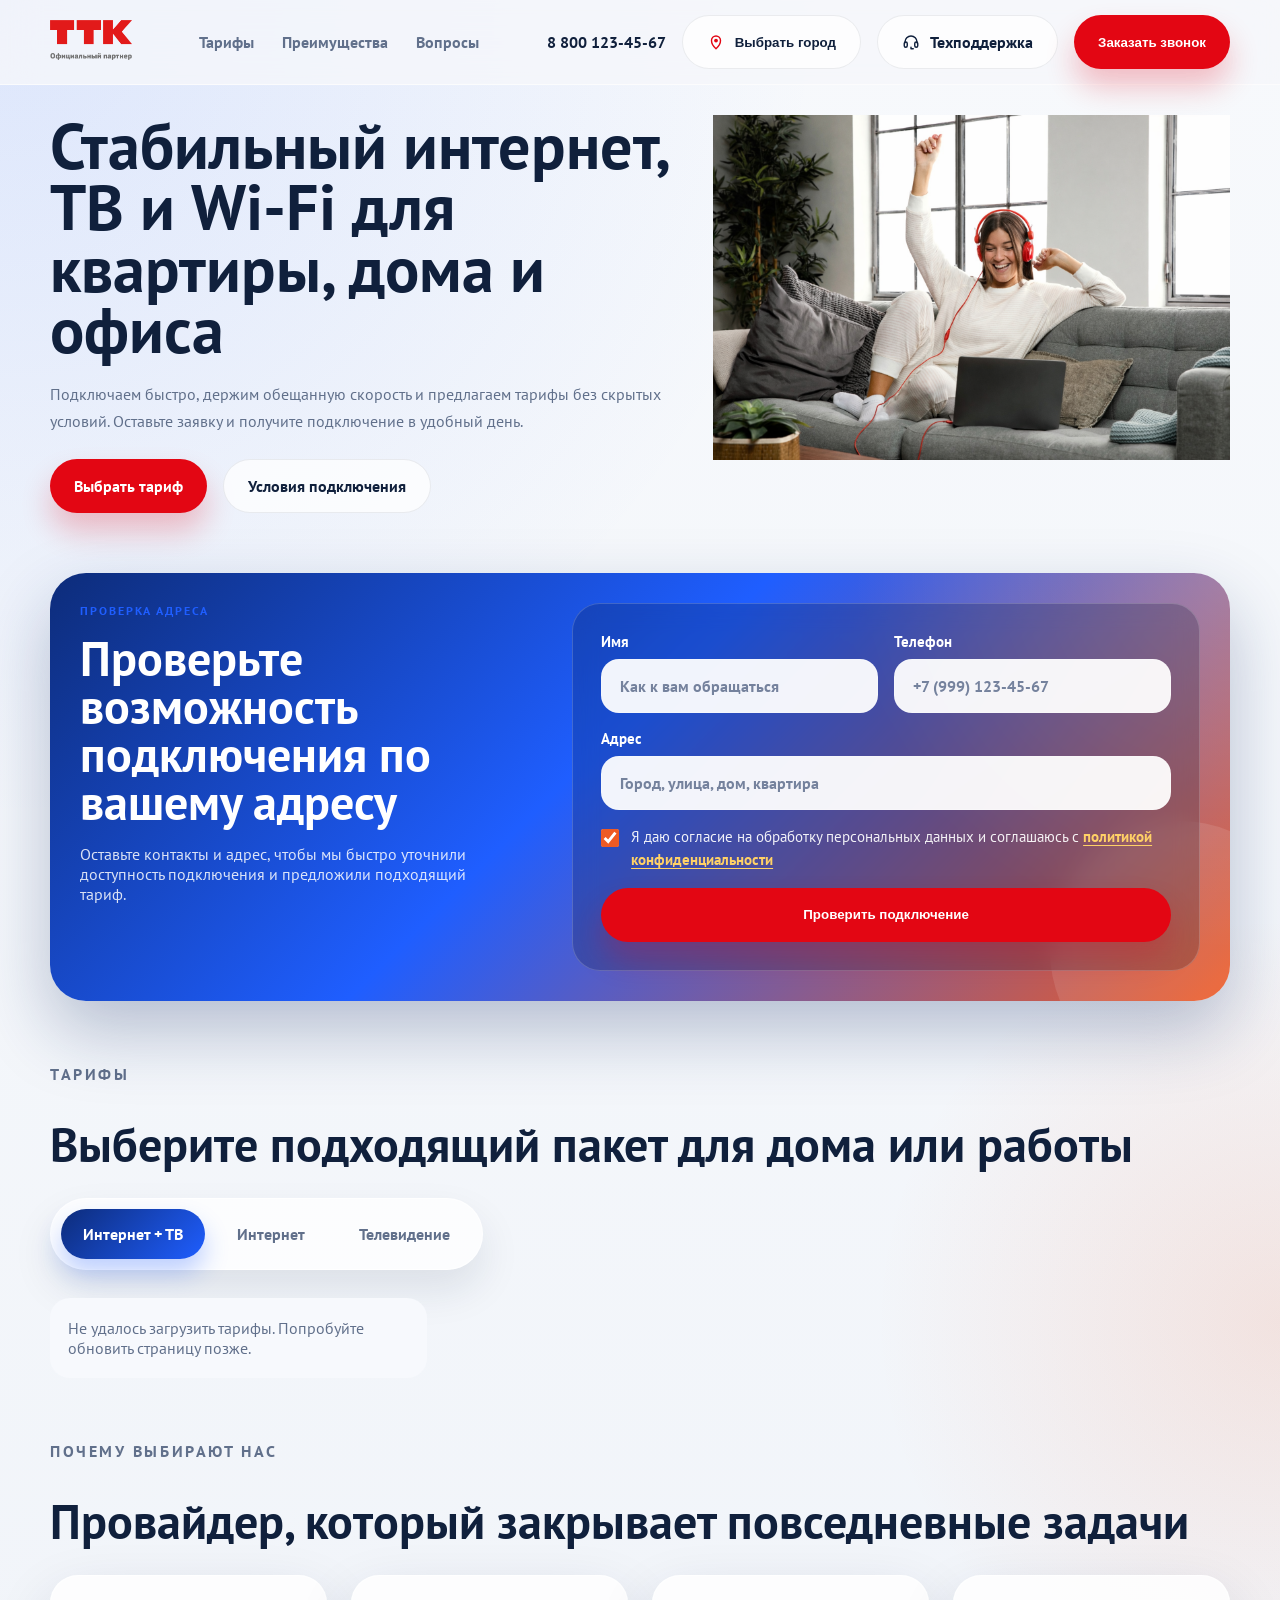
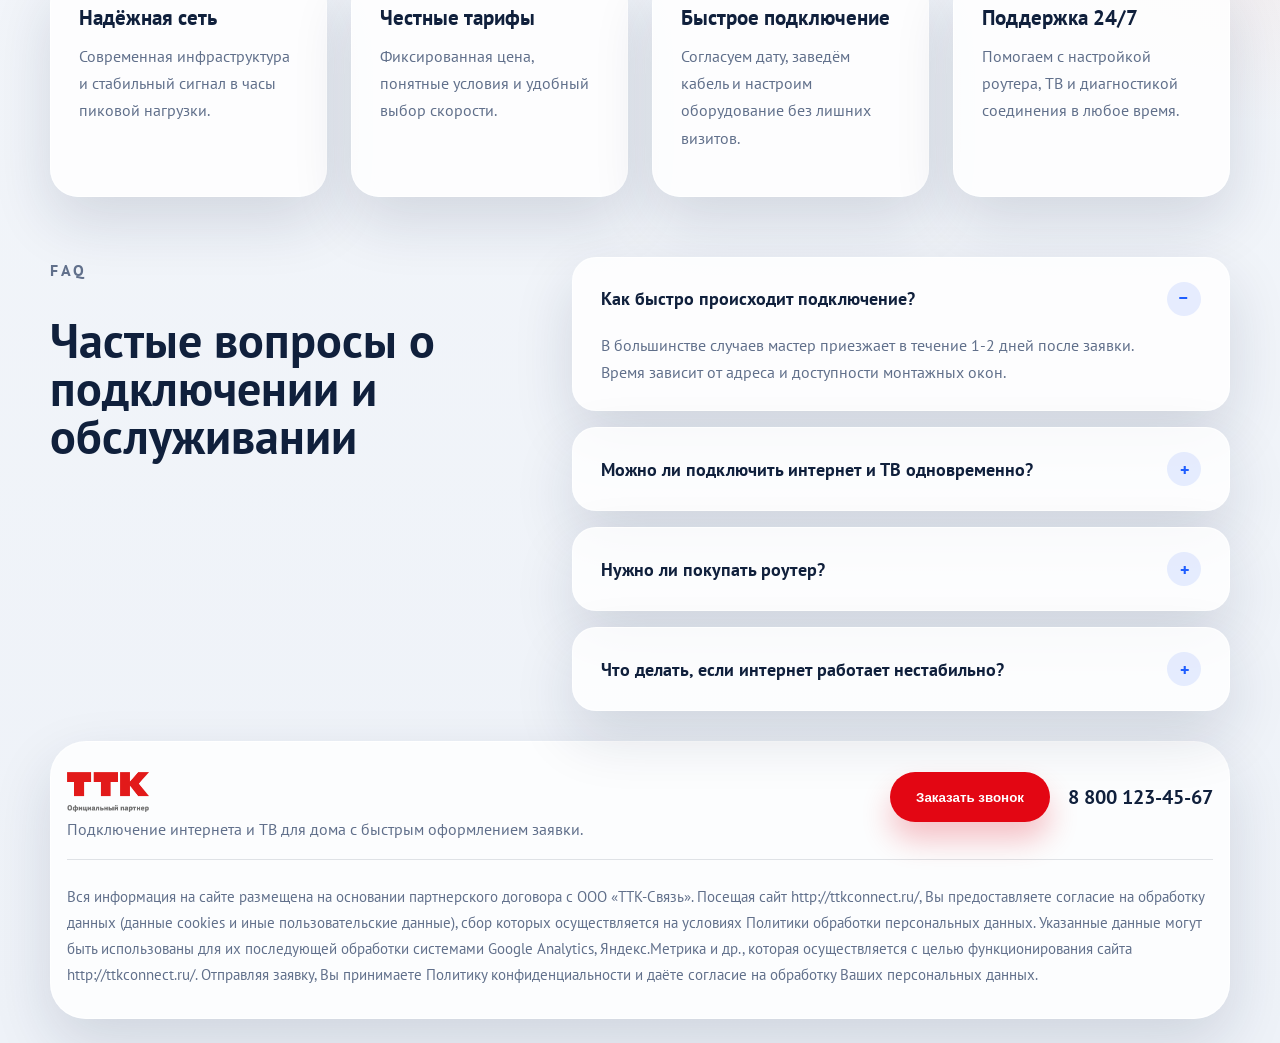
<file: index.html>
﻿<!DOCTYPE html>
<html lang="ru">
<head>
  <meta charset="UTF-8">
  <meta name="viewport" content="width=device-width, initial-scale=1.0">
  <title>TTK Connect - Интернет для дома и бизнеса</title>
  <meta
    name="description"
    content="Подключение домашнего интернета, ТВ и Wi-Fi с быстрым монтажом, стабильной скоростью и прозрачными тарифами."
  >
  <link rel="icon" href="img/favicon.ico" type="image/x-icon">
  <link rel="preconnect" href="https://fonts.googleapis.com">
  <link rel="preconnect" href="https://fonts.gstatic.com" crossorigin>
  <link
    href="https://fonts.googleapis.com/css2?family=PT+Sans:wght@400;700&display=swap"
    rel="stylesheet"
  >
  <link rel="stylesheet" href="styles.css">
</head>
<body>
  <header class="site-header">
    <div class="container header-inner">
      <a class="logo" href="#hero" aria-label="TTK Connect">
        <img src="img/logo.png" alt="">
      </a>

      <nav class="main-nav" aria-label="Основная навигация">
        <a href="#tariffs">Тарифы</a>
        <a href="#benefits">Преимущества</a>
        <a href="#faq">Вопросы</a>
      </nav>

      <div class="header-actions">
        <a class="header-phone" href="tel:+78001234567">8 800 123-45-67</a>
        <button class="button button-secondary header-chip header-city" type="button" aria-haspopup="dialog" aria-controls="city-modal" aria-expanded="false">
          <span class="header-chip-icon" aria-hidden="true">
            <svg viewBox="0 0 24 24" fill="none">
              <path d="M12 21s6-5.29 6-11a6 6 0 1 0-12 0c0 5.71 6 11 6 11Z" stroke="currentColor" stroke-width="1.9" stroke-linejoin="round"></path>
              <circle cx="12" cy="10" r="2.5" fill="currentColor"></circle>
            </svg>
          </span>
          <span class="header-city-label">Выбрать город</span>
        </button>
        <a class="button button-secondary header-chip" href="tel:+78007750775" aria-label="Позвонить в техподдержку по номеру 8 800 775 07 75">
          <span class="header-chip-icon" aria-hidden="true">
            <svg viewBox="0 0 24 24" fill="none">
              <path d="M4 13v-1a8 8 0 0 1 16 0v1" stroke="currentColor" stroke-width="1.9" stroke-linecap="round"></path>
              <rect x="3" y="12" width="4" height="7" rx="2" stroke="currentColor" stroke-width="1.9"></rect>
              <rect x="17" y="12" width="4" height="7" rx="2" stroke="currentColor" stroke-width="1.9"></rect>
              <path d="M12 19v2h3" stroke="currentColor" stroke-width="1.9" stroke-linecap="round" stroke-linejoin="round"></path>
            </svg>
          </span>
          <span>Техподдержка</span>
        </a>
        <button
          class="button button-primary header-button"
          type="button"
          data-modal-trigger="callback-modal"
          aria-haspopup="dialog"
          aria-controls="callback-modal"
          aria-expanded="false"
        >
          Заказать звонок
        </button>
        <button
          class="header-burger"
          type="button"
          aria-label="Открыть меню навигации"
          aria-expanded="false"
          aria-controls="mobile-nav"
        >
          <span></span>
          <span></span>
          <span></span>
        </button>
      </div>
    </div>
    <div class="container">
      <nav class="mobile-nav" id="mobile-nav" aria-label="Мобильная навигация" hidden>
        <a href="#tariffs">Тарифы</a>
        <a href="#benefits">Преимущества</a>
        <a href="#faq">Вопросы</a>
        <a class="mobile-nav-phone" href="tel:+78001234567">8 800 123-45-67</a>
      </nav>
    </div>
  </header>

  <main>
    <section class="hero" id="hero">
      <div class="container hero-grid">
        <div class="hero-copy">
          <h1>Стабильный интернет, ТВ и Wi-Fi для квартиры, дома и офиса</h1>
          <p class="hero-text">
            Подключаем быстро, держим обещанную скорость и предлагаем тарифы без
            скрытых условий. Оставьте заявку и получите подключение в удобный день.
          </p>

          <div class="hero-actions">
            <a class="button button-primary" href="#tariffs">Выбрать тариф</a>
            <a class="button button-secondary" href="#faq">Условия подключения</a>
          </div>
        </div>

        <div class="hero-visual">
            <img src="img/hero.png" alt="">
        </div>
      </div>
    </section>

    <section class="availability-check" id="availability-check">
      <div class="container">
        <div class="availability-card">
          <div class="availability-copy">
            <p class="eyebrow">Проверка адреса</p>
            <h2>Проверьте возможность подключения по вашему адресу</h2>
            <p>
              Оставьте контакты и адрес, чтобы мы быстро уточнили доступность подключения и предложили подходящий тариф.
            </p>
          </div>

          <form class="availability-form">
            <label class="field">
              <span>Имя</span>
              <input type="text" name="name" placeholder="Как к вам обращаться" required>
            </label>

            <label class="field">
              <span>Телефон</span>
              <input type="tel" name="phone" placeholder="+7 (999) 123-45-67" required>
            </label>

            <label class="field field-full">
              <span>Адрес</span>
              <input type="text" name="address" placeholder="Город, улица, дом, квартира" required>
            </label>

            <label class="consent-field field-full">
              <input type="checkbox" name="privacy-consent" checked required>
              <span>
                Я даю согласие на обработку персональных данных и соглашаюсь с
                <a class="consent-link" href="privacy.html" target="_blank" rel="noopener noreferrer">политикой конфиденциальности</a>
              </span>
            </label>

            <button class="button button-primary field-full" type="submit">Проверить подключение</button>
          </form>
        </div>
      </div>
    </section>

            <section class="tariffs" id="tariffs">
      <div class="container">
        <div class="section-heading">
          <p class="eyebrow">Тарифы</p>
          <h2>Выберите подходящий пакет для дома или работы</h2>
        </div>

        <div class="tariffs-tabs" role="tablist" aria-label="Категории тарифов">
          <button class="tariffs-tab is-active" type="button" role="tab" aria-selected="true" aria-controls="tariff-panel-combo" id="tariff-tab-combo" data-tab-target="tariff-panel-combo">Интернет + ТВ</button>
          <button class="tariffs-tab" type="button" role="tab" aria-selected="false" aria-controls="tariff-panel-internet" id="tariff-tab-internet" data-tab-target="tariff-panel-internet" tabindex="-1">Интернет</button>
          <button class="tariffs-tab" type="button" role="tab" aria-selected="false" aria-controls="tariff-panel-tv" id="tariff-tab-tv" data-tab-target="tariff-panel-tv" tabindex="-1">Телевидение</button>
        </div>

        <div class="tariffs-panels">
          <div class="tariffs-panel is-active" id="tariff-panel-combo" role="tabpanel" aria-labelledby="tariff-tab-combo">
            <div class="tariffs-grid"></div>
          </div>

          <div class="tariffs-panel" id="tariff-panel-internet" role="tabpanel" aria-labelledby="tariff-tab-internet" hidden>
            <div class="tariffs-grid"></div>
          </div>

          <div class="tariffs-panel" id="tariff-panel-tv" role="tabpanel" aria-labelledby="tariff-tab-tv" hidden>
            <div class="tariffs-grid"></div>
          </div>
        </div>
      </div>
    </section>

    <section class="benefits" id="benefits">
      <div class="container">
        <div class="section-heading">
          <p class="eyebrow">Почему выбирают нас</p>
          <h2>Провайдер, который закрывает повседневные задачи</h2>
        </div>

        <div class="benefits-grid">
          <article class="benefit-card">
            <h3>Надёжная сеть</h3>
            <p>Современная инфраструктура и стабильный сигнал в часы пиковой нагрузки.</p>
          </article>
          <article class="benefit-card">
            <h3>Честные тарифы</h3>
            <p>Фиксированная цена, понятные условия и удобный выбор скорости.</p>
          </article>
          <article class="benefit-card">
            <h3>Быстрое подключение</h3>
            <p>Согласуем дату, заведём кабель и настроим оборудование без лишних визитов.</p>
          </article>
          <article class="benefit-card">
            <h3>Поддержка 24/7</h3>
            <p>Помогаем с настройкой роутера, ТВ и диагностикой соединения в любое время.</p>
          </article>
        </div>
      </div>
    </section>

    <section class="faq" id="faq">
      <div class="container faq-layout">
        <div class="section-heading faq-heading">
          <p class="eyebrow">FAQ</p>
          <h2>Частые вопросы о подключении и обслуживании</h2>
          
        </div>

        <div class="accordion" aria-label="Частые вопросы">
          <details class="accordion-item" open>
            <summary>Как быстро происходит подключение?</summary>
            <p>
              В большинстве случаев мастер приезжает в течение 1-2 дней после заявки.
              Время зависит от адреса и доступности монтажных окон.
            </p>
          </details>

          <details class="accordion-item">
            <summary>Можно ли подключить интернет и ТВ одновременно?</summary>
            <p>
              Да, вы можете выбрать комбинированный тариф или отдельно подключить ТВ,
              если по адресу уже есть доступ к сети провайдера.
            </p>
          </details>

          <details class="accordion-item">
            <summary>Нужно ли покупать роутер?</summary>
            <p>
              Не обязательно. Можно использовать своё оборудование или оформить аренду
              роутера с настройкой при подключении.
            </p>
          </details>

          <details class="accordion-item">
            <summary>Что делать, если интернет работает нестабильно?</summary>
            <p>
              Оставьте обращение в поддержку: специалисты проведут диагностику линии,
              помогут с настройкой роутера и при необходимости назначат выезд инженера.
            </p>
          </details>
        </div>
      </div>
    </section>
  </main>

  <footer class="site-footer" id="contacts">
    <div class="container footer-grid">
      <div class="footer-brand">
        <a class="logo footer-logo" href="/">
          <img src="img/logo.png" alt="">
        </a>
        <p class="footer-text">
          Подключение интернета и ТВ для дома с быстрым оформлением заявки.
        </p>
      </div>

      <div class="footer-contact-block">
        <button
          class="button button-primary footer-call-button"
          type="button"
          data-modal-trigger="callback-modal"
          aria-haspopup="dialog"
          aria-controls="callback-modal"
          aria-expanded="false"
        >
          Заказать звонок
        </button>
        <a class="footer-phone" href="tel:+78001234567">8 800 123-45-67</a>
      </div>
    </div>

    <div class="container footer-legal">
      <p class="footer-legal-text">
        Вся информация на сайте размещена на основании партнерского договора с ООО «ТТК-Связь». Посещая сайт http://ttkconnect.ru/, Вы предоставляете согласие на обработку данных (данные cookies и иные пользовательские данные), сбор которых осуществляется на условиях <a href="privacy.html">Политики обработки персональных данных</a>. Указанные данные могут быть использованы для их последующей обработки системами Google Analytics, Яндекс.Метрика и др., которая осуществляется с целью функционирования сайта http://ttkconnect.ru/. Отправляя заявку, Вы принимаете <a href="privacy.html">Политику конфиденциальности</a> и даёте согласие на обработку Ваших персональных данных.
      </p>
    </div>
  </footer>

  <div class="city-modal" id="city-modal" role="dialog" aria-modal="true" aria-labelledby="city-modal-title" hidden>
    <div class="city-modal-backdrop" data-city-close></div>
    <div class="city-modal-dialog">
      <button class="city-modal-close" type="button" aria-label="Закрыть окно выбора города" data-city-close>
        <span aria-hidden="true">×</span>
      </button>
      <p class="eyebrow city-modal-eyebrow">География подключения</p>
      <h2 class="city-modal-title" id="city-modal-title">Выберите ваш город</h2>
      <label class="city-search" for="city-search-input">
        <span class="city-search-label">Поиск по городу</span>
        <input class="city-search-input" id="city-search-input" type="search" placeholder="Начните вводить название города">
      </label>
      <div class="city-modal-list" id="city-modal-list" aria-label="Список городов"></div>
    </div>
  </div>

  <div class="callback-modal" id="callback-modal" role="dialog" aria-modal="true" aria-labelledby="callback-modal-title" hidden>
    <div class="callback-modal-backdrop" data-modal-close></div>
    <div class="callback-modal-dialog">
      <button class="callback-modal-close" type="button" aria-label="Закрыть окно заказа звонка" data-modal-close>
        <span aria-hidden="true">×</span>
      </button>
      <p class="eyebrow callback-modal-eyebrow">Заказать звонок</p>
      <h2 class="callback-modal-title" id="callback-modal-title">Оставьте контакты, и мы вам перезвоним</h2>
      <form class="callback-form">
        <label class="callback-field">
          <span>Имя</span>
          <input type="text" name="callback-name" placeholder="Как к вам обращаться" required>
        </label>

        <label class="callback-field">
          <span>Телефон</span>
          <input type="tel" name="callback-phone" placeholder="+7 (999) 123-45-67" required>
        </label>

        <label class="callback-consent">
          <input type="checkbox" name="callback-consent" checked required>
          <span>
            Я даю согласие на обработку персональных данных и соглашаюсь с
            <a class="consent-link callback-consent-link" href="privacy.html" target="_blank" rel="noopener noreferrer">политикой конфиденциальности</a>
          </span>
        </label>

        <button class="button button-primary callback-submit" type="submit">Отправить</button>
      </form>
    </div>
  </div>

  <div class="connection-modal" id="connection-modal" role="dialog" aria-modal="true" aria-labelledby="connection-modal-title" hidden>
    <div class="connection-modal-backdrop" data-modal-close></div>
    <div class="connection-modal-dialog">
      <button class="connection-modal-close" type="button" aria-label="Закрыть окно подключения" data-modal-close>
        <span aria-hidden="true">×</span>
      </button>
      <p class="eyebrow connection-modal-eyebrow">Подключение тарифа</p>
      <h2 class="connection-modal-title" id="connection-modal-title">Оставьте заявку на подключение</h2>
      <form class="connection-form" id="connection-form">
        <label class="connection-field">
          <span>Имя</span>
          <input type="text" name="connection-name" placeholder="Как к вам обращаться" required>
        </label>

        <label class="connection-field">
          <span>Номер телефона</span>
          <input type="tel" name="connection-phone" placeholder="+7 (999) 123-45-67" required>
        </label>

        <label class="connection-field">
          <span>Город</span>
          <input type="text" name="connection-city" placeholder="Выберите город" required>
        </label>

        <label class="connection-field">
          <span>Название тарифа</span>
          <input type="text" name="connection-tariff" placeholder="Тариф будет подставлен автоматически" readonly required>
        </label>

        <fieldset class="connection-equipment" id="connection-equipment" hidden>
          <legend>Оборудование</legend>

          <label class="connection-option connection-option-router-rent" hidden>
            <input type="checkbox" name="router-rent">
            <span>Аренда роутера</span>
          </label>

          <label class="connection-option connection-option-router-buy" hidden>
            <input type="checkbox" name="router-buy">
            <span>Покупка роутера</span>
          </label>

          <label class="connection-option connection-option-tv-rent" hidden>
            <input type="checkbox" name="tv-rent">
            <span>Аренда приставки</span>
          </label>

          <label class="connection-option connection-option-tv-buy" hidden>
            <input type="checkbox" name="tv-buy">
            <span>Покупка приставки</span>
          </label>
        </fieldset>

        <label class="connection-consent">
          <input type="checkbox" name="connection-consent" checked required>
          <span>
            Я даю согласие на обработку персональных данных и соглашаюсь с
            <a class="consent-link connection-consent-link" href="privacy.html" target="_blank" rel="noopener noreferrer">политикой конфиденциальности</a>
          </span>
        </label>

        <button class="button button-primary connection-submit" type="submit">Отправить заявку</button>
      </form>
    </div>
  </div>

  <script src="script.js"></script>
</body>
</html>
</file>
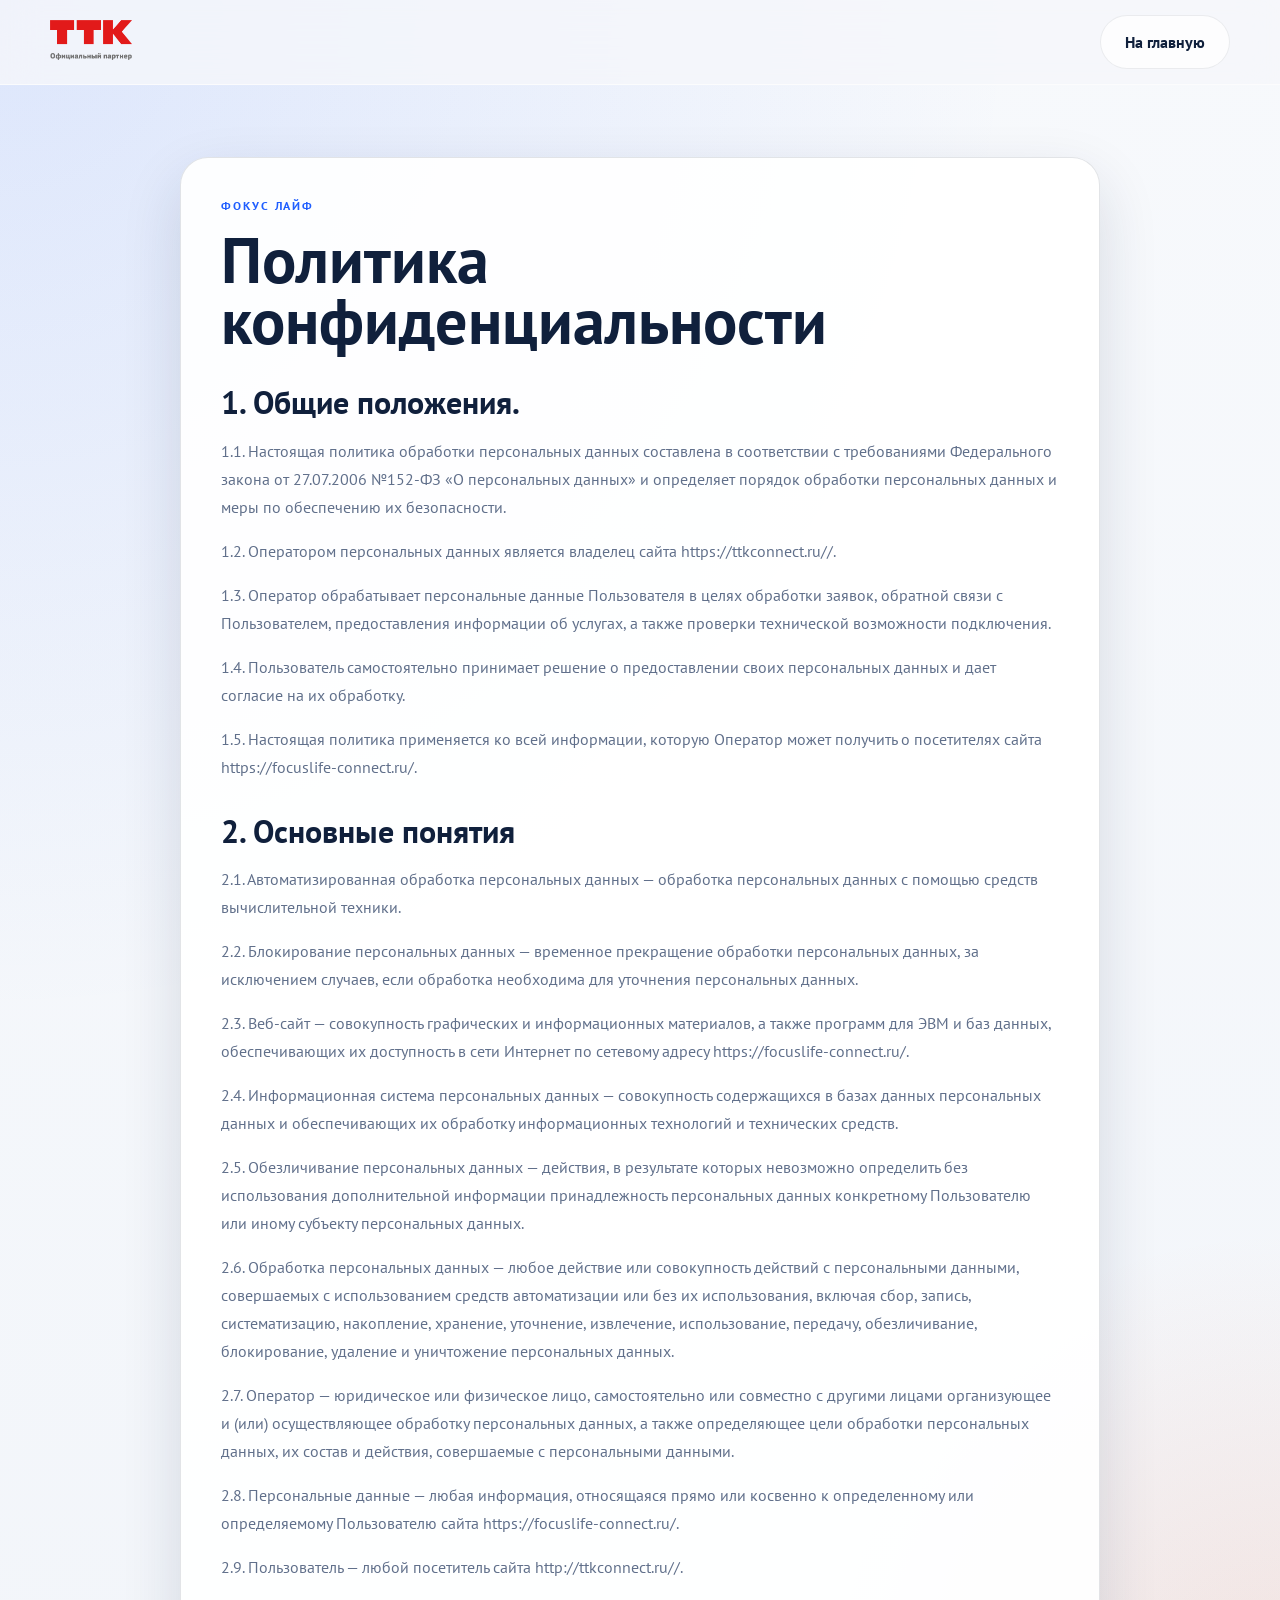
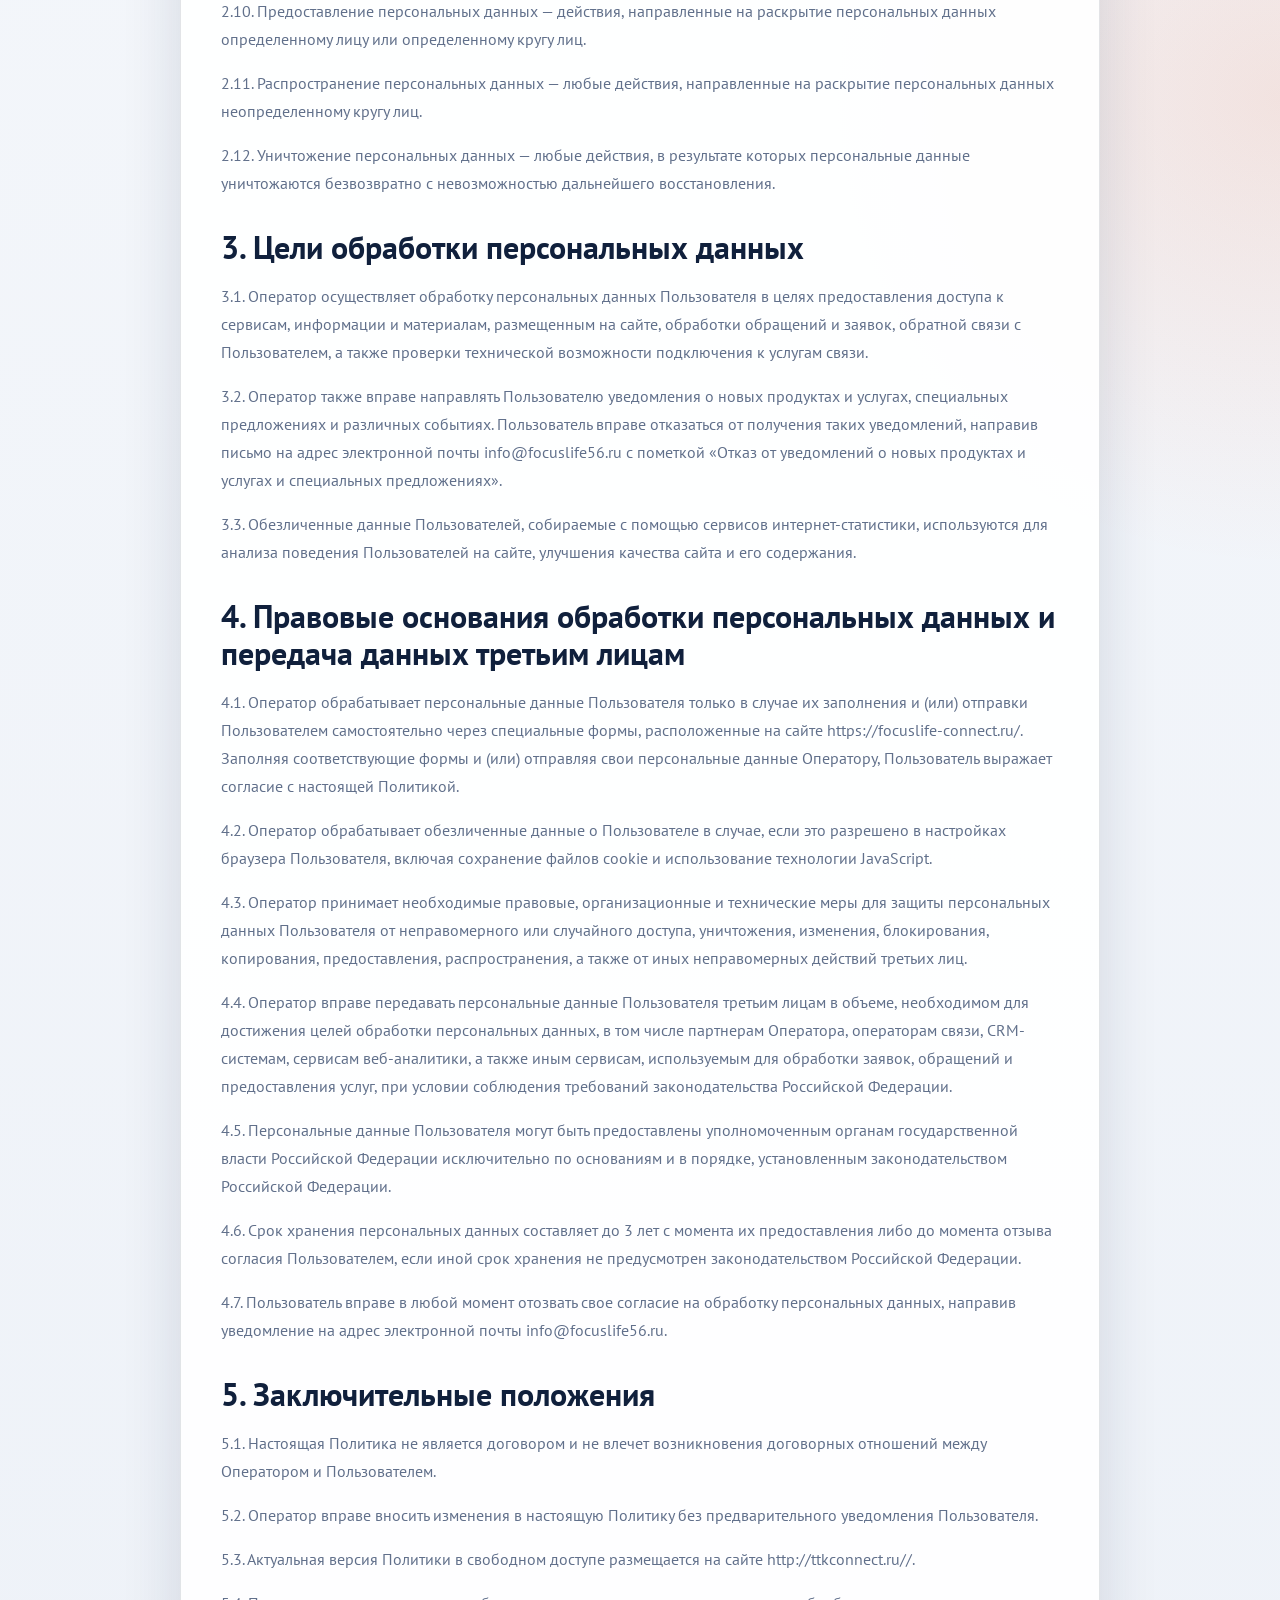
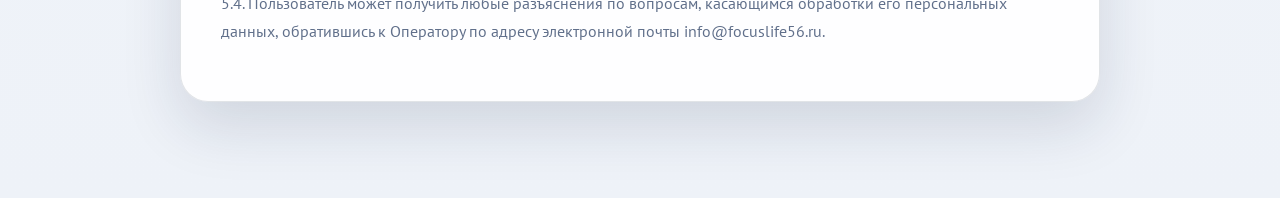
<file: privacy.html>
<!DOCTYPE html>
<html lang="ru">
<head>
  <meta charset="UTF-8">
  <meta name="viewport" content="width=device-width, initial-scale=1.0">
  <title>Политика конфиденциальности | Фокус Лайф</title>
  <meta
    name="description"
    content="Политика конфиденциальности и обработки персональных данных сайта focuslife-connect.ru."
  >
  <link rel="icon" href="img/favicon.ico" type="image/x-icon">
  <link rel="preconnect" href="https://fonts.googleapis.com">
  <link rel="preconnect" href="https://fonts.gstatic.com" crossorigin>
  <link
    href="https://fonts.googleapis.com/css2?family=PT+Sans:wght@400;700&display=swap"
    rel="stylesheet"
  >
  <link rel="stylesheet" href="styles.css">
</head>
<body>
  <header class="site-header">
    <div class="container header-inner">
      <a class="logo" href="index.html" aria-label="Фокус Лайф">
        <img src="img/logo.png" alt="">
      </a>

      <div class="header-actions">
        <a class="button button-secondary header-chip" href="index.html">На главную</a>
      </div>
    </div>
  </header>

  <main class="policy-page">
    <section class="policy-section">
      <div class="container">
        <div class="policy-card">
          <p class="eyebrow">Фокус Лайф</p>
          <h1>Политика конфиденциальности</h1>

          <div class="policy-content">
            <h2>1. Общие положения.</h2>
            <p>1.1. Настоящая политика обработки персональных данных составлена в соответствии с требованиями Федерального закона от 27.07.2006 №152-ФЗ «О персональных данных» и определяет порядок обработки персональных данных и меры по обеспечению их безопасности.</p>
            <p>1.2. Оператором персональных данных является владелец сайта https://ttkconnect.ru//.</p>
            <p>1.3. Оператор обрабатывает персональные данные Пользователя в целях обработки заявок, обратной связи с Пользователем, предоставления информации об услугах, а также проверки технической возможности подключения.</p>
            <p>1.4. Пользователь самостоятельно принимает решение о предоставлении своих персональных данных и дает согласие на их обработку.</p>
            <p>1.5. Настоящая политика применяется ко всей информации, которую Оператор может получить о посетителях сайта https://focuslife-connect.ru/.</p>

            <h2>2. Основные понятия</h2>
            <p>2.1. Автоматизированная обработка персональных данных — обработка персональных данных с помощью средств вычислительной техники.</p>
            <p>2.2. Блокирование персональных данных — временное прекращение обработки персональных данных, за исключением случаев, если обработка необходима для уточнения персональных данных.</p>
            <p>2.3. Веб-сайт — совокупность графических и информационных материалов, а также программ для ЭВМ и баз данных, обеспечивающих их доступность в сети Интернет по сетевому адресу https://focuslife-connect.ru/.</p>
            <p>2.4. Информационная система персональных данных — совокупность содержащихся в базах данных персональных данных и обеспечивающих их обработку информационных технологий и технических средств.</p>
            <p>2.5. Обезличивание персональных данных — действия, в результате которых невозможно определить без использования дополнительной информации принадлежность персональных данных конкретному Пользователю или иному субъекту персональных данных.</p>
            <p>2.6. Обработка персональных данных — любое действие или совокупность действий с персональными данными, совершаемых с использованием средств автоматизации или без их использования, включая сбор, запись, систематизацию, накопление, хранение, уточнение, извлечение, использование, передачу, обезличивание, блокирование, удаление и уничтожение персональных данных.</p>
            <p>2.7. Оператор — юридическое или физическое лицо, самостоятельно или совместно с другими лицами организующее и (или) осуществляющее обработку персональных данных, а также определяющее цели обработки персональных данных, их состав и действия, совершаемые с персональными данными.</p>
            <p>2.8. Персональные данные — любая информация, относящаяся прямо или косвенно к определенному или определяемому Пользователю сайта https://focuslife-connect.ru/.</p>
            <p>2.9. Пользователь — любой посетитель сайта http://ttkconnect.ru//.</p>
            <p>2.10. Предоставление персональных данных — действия, направленные на раскрытие персональных данных определенному лицу или определенному кругу лиц.</p>
            <p>2.11. Распространение персональных данных — любые действия, направленные на раскрытие персональных данных неопределенному кругу лиц.</p>
            <p>2.12. Уничтожение персональных данных — любые действия, в результате которых персональные данные уничтожаются безвозвратно с невозможностью дальнейшего восстановления.</p>

            <h2>3. Цели обработки персональных данных</h2>
            <p>3.1. Оператор осуществляет обработку персональных данных Пользователя в целях предоставления доступа к сервисам, информации и материалам, размещенным на сайте, обработки обращений и заявок, обратной связи с Пользователем, а также проверки технической возможности подключения к услугам связи.</p>
            <p>3.2. Оператор также вправе направлять Пользователю уведомления о новых продуктах и услугах, специальных предложениях и различных событиях. Пользователь вправе отказаться от получения таких уведомлений, направив письмо на адрес электронной почты info@focuslife56.ru с пометкой «Отказ от уведомлений о новых продуктах и услугах и специальных предложениях».</p>
            <p>3.3. Обезличенные данные Пользователей, собираемые с помощью сервисов интернет-статистики, используются для анализа поведения Пользователей на сайте, улучшения качества сайта и его содержания.</p>

            <h2>4. Правовые основания обработки персональных данных и передача данных третьим лицам</h2>
            <p>4.1. Оператор обрабатывает персональные данные Пользователя только в случае их заполнения и (или) отправки Пользователем самостоятельно через специальные формы, расположенные на сайте https://focuslife-connect.ru/. Заполняя соответствующие формы и (или) отправляя свои персональные данные Оператору, Пользователь выражает согласие с настоящей Политикой.</p>
            <p>4.2. Оператор обрабатывает обезличенные данные о Пользователе в случае, если это разрешено в настройках браузера Пользователя, включая сохранение файлов cookie и использование технологии JavaScript.</p>
            <p>4.3. Оператор принимает необходимые правовые, организационные и технические меры для защиты персональных данных Пользователя от неправомерного или случайного доступа, уничтожения, изменения, блокирования, копирования, предоставления, распространения, а также от иных неправомерных действий третьих лиц.</p>
            <p>4.4. Оператор вправе передавать персональные данные Пользователя третьим лицам в объеме, необходимом для достижения целей обработки персональных данных, в том числе партнерам Оператора, операторам связи, CRM-системам, сервисам веб-аналитики, а также иным сервисам, используемым для обработки заявок, обращений и предоставления услуг, при условии соблюдения требований законодательства Российской Федерации.</p>
            <p>4.5. Персональные данные Пользователя могут быть предоставлены уполномоченным органам государственной власти Российской Федерации исключительно по основаниям и в порядке, установленным законодательством Российской Федерации.</p>
            <p>4.6. Срок хранения персональных данных составляет до 3 лет с момента их предоставления либо до момента отзыва согласия Пользователем, если иной срок хранения не предусмотрен законодательством Российской Федерации.</p>
            <p>4.7. Пользователь вправе в любой момент отозвать свое согласие на обработку персональных данных, направив уведомление на адрес электронной почты info@focuslife56.ru.</p>

            <h2>5. Заключительные положения</h2>
            <p>5.1. Настоящая Политика не является договором и не влечет возникновения договорных отношений между Оператором и Пользователем.</p>
            <p>5.2. Оператор вправе вносить изменения в настоящую Политику без предварительного уведомления Пользователя.</p>
            <p>5.3. Актуальная версия Политики в свободном доступе размещается на сайте http://ttkconnect.ru//.</p>
            <p>5.4. Пользователь может получить любые разъяснения по вопросам, касающимся обработки его персональных данных, обратившись к Оператору по адресу электронной почты info@focuslife56.ru.</p>
          </div>
        </div>
      </div>
    </section>
  </main>
</body>
</html>
</file>
<file: styles.css>
:root {
  --bg: #f5f7fb;
  --surface: #ffffff;
  --surface-strong: #0f172f;
  --text: #10203c;
  --muted: #61708b;
  --line: rgba(16, 32, 60, 0.12);
  --primary: #ee5a24;
  --primary-dark: #cf4514;
  --accent: #1f5eff;
  --shadow: 0 24px 60px rgba(21, 37, 71, 0.14);
  --radius: 28px;
  --container: min(1180px, calc(100% - 32px));
}

*,
*::before,
*::after {
  box-sizing: border-box;
}

html {
  scroll-behavior: smooth;
}

body {
  margin: 0;
  font-family: "PT Sans", sans-serif;
  color: var(--text);
  background:
    radial-gradient(circle at top left, rgba(31, 94, 255, 0.12), transparent 28%),
    radial-gradient(circle at right center, rgba(238, 90, 36, 0.12), transparent 22%),
    linear-gradient(180deg, #f7f9fc 0%, #eef2f8 100%);
}

body.modal-open {
  overflow: hidden;
}

a {
  color: inherit;
  text-decoration: none;
}

img {
  max-width: 100%;
  display: block;
}

.container {
  width: var(--container);
  margin: 0 auto;
}

.site-header {
  position: sticky;
  top: 0;
  z-index: 20;
  backdrop-filter: blur(18px);
  background: rgba(245, 247, 251, 0.8);
  border-bottom: 1px solid rgba(255, 255, 255, 0.7);
}

.header-inner {
  display: flex;
  align-items: center;
  justify-content: space-between;
  gap: 24px;
  min-height: 84px;
}

.logo img{
  display: inline-flex;
  align-items: center;
  gap: 12px;
  height: 40px;
  font-weight: 800;
}

.logo-mark {
  width: 42px;
  height: 42px;
  border-radius: 14px;
  display: grid;
  place-items: center;
  color: #fff;
  background: linear-gradient(135deg, var(--primary), #ff8a3d);
  box-shadow: 0 14px 24px rgba(238, 90, 36, 0.28);
}

.logo-text {
  font-size: 1.05rem;
  letter-spacing: 0.02em;
}

.main-nav {
  display: flex;
  align-items: center;
  gap: 28px;
  color: var(--muted);
  font-weight: 600;
}

.main-nav a:hover,
.header-phone:hover,
.footer-list a:hover {
  color: var(--accent);
}

.header-actions {
  display: flex;
  align-items: center;
  flex-wrap: nowrap;
  justify-content: flex-end;
  gap: 16px;
}

.header-phone {
  font-weight: 700;
}

.header-chip {
  min-height: 46px;
  padding: 0 18px;
  gap: 10px;
  font-weight: 700;
}

.header-chip-icon {
  width: 18px;
  height: 18px;
  display: inline-flex;
  align-items: center;
  justify-content: center;
  flex: 0 0 auto;
}

.header-chip-icon svg {
  width: 18px;
  height: 18px;
}

.header-city .header-chip-icon {
  color: #e30613;
}

.header-button {
  min-height: 46px;
  padding: 0 22px;
}

.header-burger {
  display: none;
  width: 46px;
  height: 46px;
  padding: 0;
  border: 1px solid rgba(16, 32, 60, 0.12);
  border-radius: 14px;
  background: rgba(255, 255, 255, 0.78);
  cursor: pointer;
  align-items: center;
  justify-content: center;
  flex-direction: column;
  gap: 5px;
}

.header-burger span {
  display: block;
  width: 18px;
  height: 2px;
  border-radius: 999px;
  background: var(--text);
  transition: transform 0.2s ease, opacity 0.2s ease;
}

.header-burger.is-open span:nth-child(1) {
  transform: translateY(7px) rotate(45deg);
}

.header-burger.is-open span:nth-child(2) {
  opacity: 0;
}

.header-burger.is-open span:nth-child(3) {
  transform: translateY(-7px) rotate(-45deg);
}

.mobile-nav {
  display: none;
}

.hero,
.availability-check,
.benefits,
.tariffs,
.faq {
  padding: 30px 0;
}

.policy-page {
  padding: 48px 0 72px;
}

.policy-section {
  padding: 24px 0;
}

.policy-card {
  max-width: 920px;
  margin: 0 auto;
  padding: 40px;
  border: 1px solid var(--line);
  border-radius: var(--radius);
  background: rgba(255, 255, 255, 0.92);
  box-shadow: var(--shadow);
}

.policy-content {
  margin-top: 32px;
}

.policy-content h2 {
  margin: 32px 0 16px;
  font-size: clamp(1.4rem, 3vw, 2rem);
  line-height: 1.15;
}

.policy-content p {
  margin-bottom: 16px;
  color: var(--muted);
  font-size: 1rem;
  line-height: 1.75;
}

.hero-grid {
  display: grid;
  grid-template-columns: minmax(0, 1.1fr) minmax(320px, 0.9fr);
  gap: 30px;
  align-items: start;
}

.eyebrow {
  margin: 0 0 16px;
  color: var(--accent);
  text-transform: uppercase;
  letter-spacing: 0.16em;
  font-size: 0.75rem;
  font-weight: 800;
}

h1,
h2,
h3,
p {
  margin-top: 0;
}

h1 {
  font-size: clamp(2.8rem, 6vw, 4rem);
  line-height: 0.96;
  
  margin-bottom: 20px;
}

h2 {
  font-size: clamp(2rem, 4vw, 3.0rem);
  line-height: 1;
  margin-bottom: 0;
}

.hero-text,
.section-heading p,
.benefit-card p,
.accordion-item p,
.footer-text,
.footer-list {
  color: var(--muted);
  font-size: 1rem;
  line-height: 1.7;
}

.hero-actions {
  display: flex;
  flex-wrap: wrap;
  gap: 16px;
  margin: 24px 0 30px;
}

.button {
  display: inline-flex;
  align-items: center;
  justify-content: center;
  min-height: 54px;
  padding: 0 24px;
  border-radius: 999px;
  font-weight: 800;
  transition: transform 0.2s ease, box-shadow 0.2s ease, background 0.2s ease;
  border: none;
  appearance: none;
}

.button:hover {
  transform: translateY(-2px);
}

.button-primary {
  color: #fff;
  background: #E30613;
  box-shadow: 0 18px 30px rgba(227, 6, 19, 0.24);
}



.button-primary:hover {
  background: #c20511;
}

.button-secondary {
  color: var(--text);
  background: rgba(255, 255, 255, 0.72);
  border: 1px solid rgba(16, 32, 60, 0.08);
}

.hero-metrics {
  list-style: none;
  padding: 0;
  margin: 0;
  display: grid;
  grid-template-columns: repeat(3, minmax(0, 1fr));
  gap: 14px;
}

.hero-metrics li,
.benefit-card,
.accordion-item,
.visual-card,
.site-footer {
  background: rgba(255, 255, 255, 0.82);
  border: 1px solid rgba(255, 255, 255, 0.7);
  box-shadow: var(--shadow);
}

.hero-metrics li {
  padding: 18px;
  border-radius: 24px;
}

.hero-metrics strong {
  display: block;
  font-size: 1.2rem;
  margin-bottom: 8px;
}

.hero-metrics span {
  color: var(--muted);
  font-size: 0.95rem;
}

.hero-visual {
  position: relative;
}

.visual-card {
  border-radius: 36px;
  position: absolute;
  display: grid;
  place-items: center;
  color: var(--muted);
  text-align: center;
  padding: 24px;
  overflow: hidden;
}

.visual-card::before {
  content: "";
  position: absolute;
  inset: 0;
  background:
    linear-gradient(140deg, rgba(31, 94, 255, 0.22), rgba(238, 90, 36, 0.08)),
    linear-gradient(180deg, rgba(255, 255, 255, 0.4), transparent);
}

.visual-card span {
  position: relative;
  z-index: 1;
  max-width: 15ch;
  font-weight: 700;
}

.visual-main {
  inset: 0 80px 80px 0;
}

.visual-accent {
  right: 0;
  bottom: 0;
  width: 240px;
  height: 240px;
}

.section-heading {
  display: flex;
  flex-direction: column;
  gap: 16px;
  margin-bottom: 30px;
}

.availability-check {
  padding-top: 0;
}

.availability-card {
  position: relative;
  display: grid;
  grid-template-columns: minmax(0, 0.85fr) minmax(0, 1.15fr);
  gap: 28px;
  padding: 30px;
  border-radius: 36px;
  overflow: hidden;
  background:
    radial-gradient(circle at top right, rgba(255, 255, 255, 0.22), transparent 30%),
    linear-gradient(135deg, #0d2c7a 0%, #1f5eff 45%, #ee5a24 100%);
  box-shadow: 0 30px 70px rgba(18, 42, 102, 0.28);
  color: #fff;
}

.availability-card::before {
  content: "";
  position: absolute;
  inset: auto -80px -80px auto;
  width: 260px;
  height: 260px;
  border-radius: 50%;
  background: rgba(255, 255, 255, 0.1);
}

.availability-copy,
.availability-form {
  position: relative;
  z-index: 1;
}

.availability-copy h2 {
  margin-bottom: 18px;
}

.availability-copy p:last-child {
  margin-bottom: 0;
  max-width: 48ch;
  color: rgba(255, 255, 255, 0.84);
}

.availability-form {
  display: grid;
  grid-template-columns: repeat(2, minmax(0, 1fr));
  gap: 16px;
  padding: 28px;
  border-radius: 28px;
  background: rgba(7, 18, 49, 0.22);
  backdrop-filter: blur(12px);
  border: 1px solid rgba(255, 255, 255, 0.18);
}

.field {
  display: grid;
  gap: 8px;
  font-weight: 700;
}

.field span {
  font-size: 0.95rem;
}

.field input {
  width: 100%;
  min-height: 54px;
  padding: 0 18px;
  border: 1px solid rgba(255, 255, 255, 0.18);
  border-radius: 18px;
  background: rgba(255, 255, 255, 0.94);
  color: var(--text);
  font: inherit;
}

.field input::placeholder {
  color: #75829d;
}

.field input:focus {
  outline: 2px solid rgba(255, 255, 255, 0.55);
  outline-offset: 2px;
}

.field-full {
  grid-column: 1 / -1;
}

.consent-field {
  display: flex;
  align-items: flex-start;
  gap: 12px;
  font-weight: 400;
  color: rgba(255, 255, 255, 0.92);
}

.consent-field input {
  width: 18px;
  height: 18px;
  margin: 3px 0 0;
  accent-color: var(--primary);
  flex: 0 0 auto;
}

.consent-field span {
  font-size: 0.95rem;
  line-height: 1.5;
}

.consent-link {
  color: #ffd166;
  font-weight: 700;
  text-decoration: underline;
  text-underline-offset: 3px;
}

.consent-link:hover {
  color: #ffe29a;
}

.benefits-grid,
.footer-grid {
  display: grid;
  gap: 24px;
}

.benefits-grid {
  grid-template-columns: repeat(4, minmax(0, 1fr));
}

.benefit-card {
  border-radius: var(--radius);
  padding: 28px;
}

.benefit-card h3 {
  margin-bottom: 12px;
  font-size: 1.3rem;
}

.price {
  margin: 0;
  font-size: 3rem;
  line-height: 1;
  font-weight: 800;
}

.price span {
  font-size: 1rem;
  color: var(--muted);
  font-weight: 600;
}

.tariffs-tabs {
  display: inline-flex;
  flex-wrap: wrap;
  gap: 10px;
  margin-bottom: 28px;
  padding: 10px;
  border-radius: 999px;
  background: rgba(255, 255, 255, 0.72);
  border: 1px solid rgba(255, 255, 255, 0.75);
  box-shadow: 0 20px 40px rgba(21, 37, 71, 0.1);
}

.tariffs-tab {
  border: 0;
  min-height: 50px;
  padding: 0 22px;
  border-radius: 999px;
  background: transparent;
  color: var(--muted);
  font: inherit;
  font-weight: 700;
  cursor: pointer;
  transition: background 0.2s ease, color 0.2s ease, transform 0.2s ease;
}

.tariffs-tab:hover,
.tariffs-tab:focus-visible {
  color: var(--text);
  background: rgba(16, 32, 60, 0.06);
  outline: none;
}

.tariffs-tab.is-active {
  color: #fff;
  background: linear-gradient(135deg, #0d2c7a 0%, #1f5eff 100%);
  box-shadow: 0 14px 24px rgba(31, 94, 255, 0.28);
}

.promo-tariff-card {
  display: grid;
  grid-template-columns: 1fr;
  overflow: hidden;
  border-radius: 32px;
  background: rgba(255, 255, 255, 0.88);
  border: 1px solid rgba(255, 255, 255, 0.75);
  box-shadow: var(--shadow);
  height: 100%;
}

.tariffs-grid {
  display: grid;
  grid-template-columns: repeat(3, minmax(0, 1fr));
  gap: 24px;
  align-items: stretch;
}

.promo-tariff-media {
  position: relative;
  height: 290px;
  min-height: 290px;
  max-height: 290px;
  overflow: hidden;
  background:
    radial-gradient(circle at top left, rgba(255, 255, 255, 0.2), transparent 32%),
    linear-gradient(145deg, #52b4d4 0%, #368ecc 100%);
}

.promo-tariff-image {
  display: block;
  width: 100%;
  height: 100%;
  object-fit: cover;
}

.promo-ribbon {
  position: absolute;
  top: 18px;
  right: -42px;
  z-index: 1;
  width: 160px;
  padding: 10px 0;
  text-align: center;
  color: #fff;
  background: #e30613;
  font-size: 0.9rem;
  font-weight: 800;
  text-transform: uppercase;
  transform: rotate(45deg);
  box-shadow: 0 12px 24px rgba(227, 6, 19, 0.28);
}

.promo-media-placeholder {
  min-height: 100%;
  display: grid;
  place-items: center;
  padding: 40px;
}

.promo-media-placeholder span {
  max-width: 16ch;
  text-align: center;
  font-size: 1.1rem;
  line-height: 1.4;
  font-weight: 700;
  color: rgba(255, 255, 255, 0.92);
}

.promo-tariff-body {
  display: flex;
  flex-direction: column;
  gap: 10px;
  padding: 30px;
  height: 100%;
}

.promo-tariff-body h3 {
  margin-bottom: 0;
  font-size: clamp(1.4rem, 2vw, 1.8rem);
  line-height: 1.15;
  
}

.promo-tariff-subtitle {
  margin-bottom: 0;
  color: var(--muted);
  font-size: 1.05rem;
}

.promo-tariff-category,
.promo-tariff-features,
.promo-tariff-price,
.promo-tariff-connection,
.promo-tariff-note,
.promo-tariff-equipment {
  padding-top: 15px;
  border-top: 1px solid var(--line);
}

.promo-tariff-category {
  color: #8593ab;
  text-transform: uppercase;
  letter-spacing: 0.12em;
  font-size: 0.86rem;
  font-weight: 700;
}

.promo-tariff-features {
  list-style: none;
  display: grid;
  gap: 16px;
  margin: 0;
  padding-left: 0;
}

.promo-tariff-features li {
  display: flex;
  align-items: center;
  gap: 14px;
  font-size: 1.2rem;
}

.promo-feature-icon {
  flex: 0 0 auto;
  width: 24px;
  height: 24px;
  color: var(--surface-strong);
}

.promo-feature-icon svg {
  width: 100%;
  height: 100%;
}

.promo-tariff-price {
  display: flex;
  align-items: flex-end;
  gap: 14px;
}

.promo-tariff-price-increase {
  margin: -6px 0 0;
  color: #6d778b;
  font-size: 0.92rem;
  line-height: 1.4;
}

.promo-tariff-connection {
  margin: 0;
  color: #6d778b;
  font-size: 0.9rem;
  line-height: 1.5;
}

.promo-tariff-note {
  margin: 0;
}

.promo-tariff-note summary {
  list-style: none;
  display: inline-flex;
  align-items: center;
  gap: 10px;
  cursor: pointer;
  color: #0f172a;
  font-size: 0.95rem;
  font-weight: 700;
}

.promo-tariff-note summary::-webkit-details-marker {
  display: none;
}

.promo-tariff-note summary::after {
  content: "";
  width: 10px;
  height: 10px;
  border-right: 2px solid #e30613;
  border-bottom: 2px solid #e30613;
  transform: rotate(45deg) translateY(-1px);
  transition: transform 0.2s ease;
}

.promo-tariff-note[open] summary::after {
  transform: rotate(-135deg) translateY(-1px);
}

.promo-tariff-note p {
  margin: 12px 0 0;
  color: var(--muted);
  font-size: 0.95rem;
  line-height: 1.5;
}

.promo-tariff-equipment {
  display: grid;
  gap: 18px;
}

.promo-equipment-group {
  display: grid;
  gap: 12px;
}

.promo-equipment-title {
  margin: 0;
  color: #e30613;
  font-size: 1.1rem;
  font-weight: 700;
}

.promo-equipment-option {
  display: flex;
  align-items: center;
  justify-content: space-between;
  gap: 12px;
  color: var(--muted);
  font-size: 1rem;
  cursor: pointer;
}

.promo-equipment-choice {
  display: inline-flex;
  align-items: center;
  gap: 10px;
}

.promo-equipment-choice input {
  width: 16px;
  height: 16px;
  margin: 0;
  accent-color: #e30613;
}

.promo-equipment-price {
  color: #6d778b;
  white-space: nowrap;
}


.promo-tariff-button {
  min-height: 50px;
  padding: 0 32px;
  border-radius: 18px;
  margin-top: auto;
}

.faq-layout {
  display: grid;
  grid-template-columns: minmax(0, 0.75fr) minmax(0, 1fr);
  gap: 28px;
  align-items: start;
}

.faq-heading {
  position: sticky;
  top: 108px;
}

.accordion {
  display: grid;
  gap: 16px;
}

.accordion-item {
  border-radius: 24px;
  padding: 24px 28px;
}

.accordion-item summary {
  list-style: none;
  cursor: pointer;
  font-size: 1.1rem;
  font-weight: 800;
  display: flex;
  align-items: center;
  justify-content: space-between;
  gap: 16px;
}

.accordion-item summary::-webkit-details-marker {
  display: none;
}

.accordion-item summary::after {
  content: "+";
  flex: 0 0 auto;
  width: 34px;
  height: 34px;
  border-radius: 50%;
  display: grid;
  place-items: center;
  color: var(--accent);
  background: rgba(31, 94, 255, 0.1);
  transition: transform 0.2s ease;
}

.accordion-item[open] summary::after {
  content: "−";
  transform: rotate(180deg);
}

.accordion-item p {
  margin: 16px 0 0;
  padding-right: 32px;
}

.site-footer {
  margin: 0 auto 24px;
  width: var(--container);
  border-radius: 36px;
  padding: 30px 0;
}

.footer-grid {
  grid-template-columns: minmax(0, 1.4fr) auto;
  align-items: start;
}

.footer-logo {
  margin-bottom: 16px;
}

.footer-brand {
  max-width: 560px;
}

.footer-contact-block {
  display: flex;
  align-items: center;
  justify-content: flex-end;
  gap: 18px;
  flex-wrap: wrap;
}

.footer-call-button {
  min-height: 50px;
  padding: 0 26px;
}

.footer-phone {
  font-size: 1.25rem;
  font-weight: 800;
  white-space: nowrap;
}

.footer-legal {
 
  padding-top: 24px;
  border-top: 1px solid var(--line);
}

.footer-legal-text {
  margin: 0;
  color: var(--muted);
  font-size: 0.95rem;
  line-height: 1.7;
}

.footer-list {
  list-style: none;
  padding: 0;
  margin: 16px 0 0;
}

.footer-list li + li {
  margin-top: 10px;
}

@media (max-width: 1100px) {
  .main-nav {
    display: none;
  }
  .footer-contact-block{
    justify-content: flex-start;
    padding-bottom: 5px;
  }
  .footer-grid{
    gap: 3px;
  }

  .header-burger {
    display: inline-flex;
    margin-left: auto;
  }

  .mobile-nav {
    display: grid;
    gap: 10px;
    padding: 0 0 18px;
  }

  .mobile-nav[hidden] {
    display: none;
  }

  .mobile-nav a {
    display: block;
    padding: 14px 18px;
    border-radius: 18px;
    background: rgba(255, 255, 255, 0.86);
    border: 1px solid rgba(16, 32, 60, 0.08);
    box-shadow: 0 16px 30px rgba(21, 37, 71, 0.08);
    font-weight: 700;
  }

  .mobile-nav-phone {
    display: none;
  }

  .benefits-grid,
  .footer-grid,
  .faq-layout,
  .hero-grid,
  .availability-card {
    grid-template-columns: 1fr;
  }
  .header-actions{
    gap: 10px;
  }
  .hero-visual {
    min-height: 440px;
  }

  .faq-heading {
    position: static;
  }

  .benefits-grid {
    grid-template-columns: repeat(2, minmax(0, 1fr));
  }

  .tariffs-grid {
    grid-template-columns: repeat(2, minmax(0, 1fr));
  }
}

@media (max-width: 780px) {
  .site-header {
    position: static;
  }

  .header-inner {
    min-height: auto;
    padding: 16px 0;
    gap: 16px;
  }

  .header-actions {
    width: 100%;
    justify-content: space-between;
    align-items: center;
    gap: 12px;
  }

  .hero,
  .availability-check,
  .benefits,
  .tariffs,
  .faq {
    padding: 30px 0;
  }

  h1 {
    font-size: clamp(2rem, 10vw, 2.8rem);
    max-width: none;
  }

  h2 {
    font-size: clamp(1.75rem, 8vw, 2.4rem);
    line-height: 1.05;
  }

  .hero-grid {
    gap: 24px;
  }

  .hero-actions {
    gap: 12px;
    margin: 20px 0 24px;
  }

  .hero-actions .button,
  .header-button,
  .header-chip {
    width: 100%;
  }

  .hero-metrics,
  .benefits-grid,
  .availability-form {
    grid-template-columns: 1fr;
  }

  .tariffs-grid {
    grid-template-columns: 1fr;
  }

  .tariffs-tabs {
    display: grid;
    grid-template-columns: 1fr;
    width: 100%;
    gap: 8px;
    margin-bottom: 24px;
    border-radius: 24px;
  }

  .tariffs-tab {
    width: 100%;
    min-height: 46px;
    justify-content: center;
    padding: 0 18px;
  }

  

  .promo-tariff-body {
    padding: 24px;
  }

  .promo-tariff-features li {
    font-size: 1.05rem;
  }

  .promo-tariff-price {
    flex-wrap: wrap;
  }

  .promo-equipment-option {
    align-items: flex-start;
    flex-direction: column;
  }

  .promo-equipment-price {
    padding-left: 26px;
  }

  .availability-card,
  .availability-form {
    padding: 24px;
  }

  .availability-card,
  .faq-layout,
  .footer-grid {
    gap: 24px;
  }

  .section-heading {
    margin-bottom: 24px;
  }

  .accordion-item {
    padding: 22px 20px;
  }

  .accordion-item p {
    padding-right: 0;
  }

  .visual-main {
    inset: 0 40px 70px 0;
  }

  .visual-accent {
    width: 180px;
    height: 180px;
  }

  .site-footer {
    margin-bottom: 16px;
  }
  .container footer-grid{
    gap: 5px;
  }
  .footer-contact-block {
    justify-content: flex-start;
  }
}

@media (max-width: 560px) {
  .container {
    width: min(100% - 24px, 1180px);
  }

  .header-inner {
    display: grid;
    grid-template-columns: auto 1fr;
    align-items: start;
    justify-content: space-between;
    gap: 12px 16px;
  }

  .header-actions {
    width: 100%;
    justify-content: flex-end;
    align-items: flex-end;
    flex-direction: row;
    flex-wrap: wrap;
    gap: 8px;
  }

  .header-button,
  .header-chip {
    width: auto;
  }

  .mobile-nav {
    padding-bottom: 14px;
  }

  .logo img {
    height: 34px;
  }

  .hero-visual {
    min-height: 0px;
  }

  .header-phone,
  .footer-phone {
    font-size: 1.05rem;
  }

  .button {
    width: 100%;
    min-height: 50px;
    padding: 0 18px;
  }

  .hero-grid,
  .benefits-grid,
  .tariffs-grid,
  .accordion,
  
  .faq-layout {
    gap: 20px;
  }
  .footer-grid{
  gap: 5px;
  }
  .availability-card,
  .availability-form,
  .promo-tariff-body,
  .benefit-card,
  .accordion-item,
  .site-footer {
    padding: 20px;
  }

  .promo-tariff-price {
    gap: 10px;
  }

  .price {
    font-size: 2.35rem;
  }

  .promo-equipment-choice,
  .promo-equipment-option {
    gap: 8px;
  }

  .footer-contact-block {
    gap: 12px;
  }
}

@media (max-width: 700px) {
  .header-inner {
    display: grid;
    grid-template-columns: auto minmax(0, 1fr) auto;
    align-items: center;
    gap: 12px;
  }

  .header-actions {
    display: contents;
  }

  .header-city {
    grid-column: 2;
    justify-self: stretch;
    width: 100%;
  }

  .header-burger {
    grid-column: 3;
    justify-self: end;
    margin-left: 0;
  }

  .header-chip:not(.header-city) {
    grid-column: 1;
    grid-row: 2;
    width: 100%;
  }

  .header-button {
    grid-column: 2 / 4;
    grid-row: 2;
    width: 100%;
  }
}

.city-modal {
  position: fixed;
  inset: 0;
  z-index: 100;
  display: grid;
  place-items: center;
  padding: 24px;
}

.city-modal[hidden] {
  display: none;
}

.callback-modal {
  position: fixed;
  inset: 0;
  z-index: 110;
  display: grid;
  place-items: center;
  padding: 24px;
}

.callback-modal[hidden] {
  display: none;
}

.connection-modal {
  position: fixed;
  inset: 0;
  z-index: 120;
  display: grid;
  place-items: center;
  padding: 24px;
  overflow-y: auto;
}

.connection-modal[hidden] {
  display: none;
}

.city-modal-backdrop {
  position: absolute;
  inset: 0;
  background: rgba(8, 17, 36, 0.52);
  backdrop-filter: blur(10px);
}

.callback-modal-backdrop {
  position: absolute;
  inset: 0;
  background: rgba(8, 17, 36, 0.58);
  backdrop-filter: blur(12px);
}

.connection-modal-backdrop {
  position: absolute;
  inset: 0;
  background: rgba(8, 17, 36, 0.58);
  backdrop-filter: blur(12px);
}

.city-modal-dialog {
  position: relative;
  width: min(720px, 100%);
  max-height: min(80vh, 820px);
  padding: 32px;
  border-radius: 32px;
  background: rgba(255, 255, 255, 0.96);
  box-shadow: 0 30px 70px rgba(10, 24, 48, 0.24);
  overflow: hidden;
}

.callback-modal-dialog {
  position: relative;
  width: min(520px, 100%);
  padding: 32px;
  border-radius: 32px;
  background: rgba(255, 255, 255, 0.97);
  box-shadow: 0 30px 70px rgba(10, 24, 48, 0.24);
}

.connection-modal-dialog {
  position: relative;
  width: min(620px, 100%);
  max-height: calc(100vh - 48px);
  padding: 32px;
  border-radius: 32px;
  background: rgba(255, 255, 255, 0.97);
  box-shadow: 0 30px 70px rgba(10, 24, 48, 0.24);
  overflow-y: auto;
}

.city-modal-eyebrow {
  margin-bottom: 10px;
}

.city-modal-title {
  margin: 0 48px 24px 0;
  font-size: clamp(1.8rem, 3vw, 2.4rem);
}

.city-search {
  display: grid;
  gap: 10px;
  margin-bottom: 24px;
}

.city-search-label {
  font-size: 0.9rem;
  font-weight: 700;
  color: var(--muted);
}

.city-search-input {
  width: 100%;
  min-height: 56px;
  padding: 0 18px;
  border: 1px solid rgba(16, 32, 60, 0.12);
  border-radius: 18px;
  background: #f7f9fd;
  color: var(--text);
  font: inherit;
  transition: border-color 0.2s ease, box-shadow 0.2s ease, background-color 0.2s ease;
}

.city-search-input:focus {
  outline: none;
  border-color: rgba(227, 6, 19, 0.4);
  box-shadow: 0 0 0 4px rgba(227, 6, 19, 0.12);
  background: #fff;
}

.city-modal-close {
  position: absolute;
  top: 18px;
  right: 18px;
  width: 44px;
  height: 44px;
  border: 0;
  border-radius: 50%;
  display: grid;
  place-items: center;
  font-size: 1.9rem;
  color: var(--surface-strong);
  background: rgba(16, 32, 60, 0.08);
  cursor: pointer;
  transition: background-color 0.2s ease, transform 0.2s ease;
}

.callback-modal-close {
  position: absolute;
  top: 18px;
  right: 18px;
  width: 44px;
  height: 44px;
  border: 0;
  border-radius: 50%;
  display: grid;
  place-items: center;
  font-size: 1.9rem;
  color: var(--surface-strong);
  background: rgba(16, 32, 60, 0.08);
  cursor: pointer;
  transition: background-color 0.2s ease, transform 0.2s ease;
}

.connection-modal-close {
  position: absolute;
  top: 18px;
  right: 18px;
  width: 44px;
  height: 44px;
  border: 0;
  border-radius: 50%;
  display: grid;
  place-items: center;
  font-size: 1.9rem;
  color: var(--surface-strong);
  background: rgba(16, 32, 60, 0.08);
  cursor: pointer;
  transition: background-color 0.2s ease, transform 0.2s ease;
}

.city-modal-close:hover,
.city-modal-close:focus-visible {
  background: rgba(31, 94, 255, 0.16);
  transform: scale(1.04);
}

.callback-modal-close:hover,
.callback-modal-close:focus-visible {
  background: rgba(31, 94, 255, 0.16);
  transform: scale(1.04);
}

.connection-modal-close:hover,
.connection-modal-close:focus-visible {
  background: rgba(31, 94, 255, 0.16);
  transform: scale(1.04);
}

.callback-modal-eyebrow {
  margin-bottom: 10px;
}

.callback-modal-title {
  margin: 0 48px 24px 0;
  font-size: clamp(1.8rem, 3vw, 2.4rem);
}

.connection-modal-eyebrow {
  margin-bottom: 10px;
}

.connection-modal-title {
  margin: 0 48px 24px 0;
  font-size: clamp(1.8rem, 3vw, 2.4rem);
}

.callback-form {
  display: grid;
  gap: 16px;
}

.connection-form {
  display: grid;
  grid-template-columns: repeat(2, minmax(0, 1fr));
  gap: 16px;
}

.callback-field {
  display: grid;
  gap: 8px;
  font-weight: 700;
}

.connection-field {
  display: grid;
  gap: 8px;
  font-weight: 700;
}

.callback-field span {
  font-size: 0.95rem;
}

.connection-field span {
  font-size: 0.95rem;
}

.callback-field input {
  width: 100%;
  min-height: 56px;
  padding: 0 18px;
  border: 1px solid rgba(16, 32, 60, 0.12);
  border-radius: 18px;
  background: #f7f9fd;
  color: var(--text);
  font: inherit;
  transition: border-color 0.2s ease, box-shadow 0.2s ease, background-color 0.2s ease;
}

.connection-field input {
  width: 100%;
  min-height: 56px;
  padding: 0 18px;
  border: 1px solid rgba(16, 32, 60, 0.12);
  border-radius: 18px;
  background: #f7f9fd;
  color: var(--text);
  font: inherit;
  transition: border-color 0.2s ease, box-shadow 0.2s ease, background-color 0.2s ease;
}

.callback-field input::placeholder {
  color: #75829d;
}

.connection-field input::placeholder {
  color: #75829d;
}

.callback-field input:focus {
  outline: none;
  border-color: rgba(227, 6, 19, 0.4);
  box-shadow: 0 0 0 4px rgba(227, 6, 19, 0.12);
  background: #fff;
}

.connection-field input:focus {
  outline: none;
  border-color: rgba(227, 6, 19, 0.4);
  box-shadow: 0 0 0 4px rgba(227, 6, 19, 0.12);
  background: #fff;
}

.connection-equipment {
  grid-column: 1 / -1;
  display: grid;
  grid-template-columns: repeat(2, minmax(0, 1fr));
  gap: 12px;
  margin: 0;
  padding: 20px;
  border: 1px solid rgba(16, 32, 60, 0.08);
  border-radius: 24px;
  background: transparent;
}

.connection-equipment legend {
  padding: 0 8px;
  color: #e30613;
  font-size: 1rem;
  font-weight: 800;
}

.connection-option {
  display: flex;
  align-items: center;
  gap: 12px;
  width: 100%;
  min-height: 56px;
  padding: 0 16px;
  border: 1px solid rgba(16, 32, 60, 0.08);
  border-radius: 18px;
  background: rgba(255, 255, 255, 0.86);
  font-weight: 700;
  cursor: pointer;
}

.connection-option input {
  width: 18px;
  height: 18px;
  margin: 0;
  accent-color: #e30613;
  flex: 0 0 auto;
}

.callback-consent {
  display: flex;
  align-items: flex-start;
  gap: 12px;
  color: var(--muted);
  font-size: 0.95rem;
  line-height: 1.5;
}

.connection-consent {
  grid-column: 1 / -1;
  display: flex;
  align-items: flex-start;
  gap: 12px;
  color: var(--muted);
  font-size: 0.95rem;
  line-height: 1.5;
}

.callback-consent input {
  width: 18px;
  height: 18px;
  margin: 3px 0 0;
  accent-color: #e30613;
  flex: 0 0 auto;
}

.connection-consent input {
  width: 18px;
  height: 18px;
  margin: 3px 0 0;
  accent-color: #e30613;
  flex: 0 0 auto;
}

.callback-submit {
  width: 100%;
}

.connection-submit {
  grid-column: 1 / -1;
  width: 100%;
}

.city-modal-list {
  display: grid;
  gap: 22px;
  max-height: min(56vh, 580px);
  padding-right: 8px;
  overflow-y: auto;
}

.city-letter-group {
  display: grid;
  gap: 12px;
}

.city-letter-heading {
  margin: 0;
  color: #e30613;
  font-size: 1.35rem;
  font-weight: 800;
}

.city-letter-items {
  display: grid;
  grid-template-columns: repeat(3, minmax(0, 1fr));
  gap: 12px;
}

.city-option {
  border: 1px solid rgba(16, 32, 60, 0.08);
  border-radius: 18px;
  padding: 14px 16px;
  text-align: left;
  font: inherit;
  color: var(--text);
  background: #f7f9fd;
  cursor: pointer;
  transition: border-color 0.2s ease, background-color 0.2s ease, transform 0.2s ease;
}

.city-option:hover,
.city-option:focus-visible {
  border-color: rgba(31, 94, 255, 0.34);
  background: #edf3ff;
  transform: translateY(-1px);
}

.city-option.is-selected {
  border-color: rgba(238, 90, 36, 0.4);
  background: rgba(238, 90, 36, 0.12);
  color: var(--surface-strong);
}

.city-empty {
  margin: 0;
  padding: 20px 18px;
  border-radius: 20px;
  color: var(--muted);
  background: #f7f9fd;
}

@media (max-width: 900px) {
  .header-phone {
    display: none;
  }

  .mobile-nav-phone {
    display: block;
  }

  .city-letter-items {
    grid-template-columns: repeat(2, minmax(0, 1fr));
  }
}

@media (max-width: 560px) {
  .city-modal {
    padding: 16px;
  }

  .callback-modal {
    padding: 16px;
  }

  .connection-modal {
    padding: 16px;
    align-items: start;
  }

  .city-modal-dialog {
    padding: 24px 18px 18px;
    border-radius: 24px;
  }

  .callback-modal-dialog {
    padding: 24px 18px 18px;
    border-radius: 24px;
  }

  .connection-modal-dialog {
    max-height: calc(100vh - 32px);
    padding: 24px 18px 18px;
    border-radius: 24px;
  }

  .city-modal-title {
    margin-right: 40px;
    margin-bottom: 18px;
    font-size: 1.65rem;
  }

  .callback-modal-title {
    margin-right: 40px;
    margin-bottom: 18px;
    font-size: 1.65rem;
  }

  .connection-modal-title {
    margin-right: 40px;
    margin-bottom: 18px;
    font-size: 1.65rem;
  }

  .city-search {
    margin-bottom: 18px;
  }

  .city-search-input {
    min-height: 52px;
  }

  .callback-field input {
    min-height: 52px;
  }

  .connection-form,
  .connection-equipment {
    grid-template-columns: 1fr;
  }

  .connection-field input {
    min-height: 52px;
  }

  .city-letter-items {
    grid-template-columns: 1fr;
    gap: 10px;
  }

  .city-modal-list {
    max-height: 62vh;
  }
}
</file>
